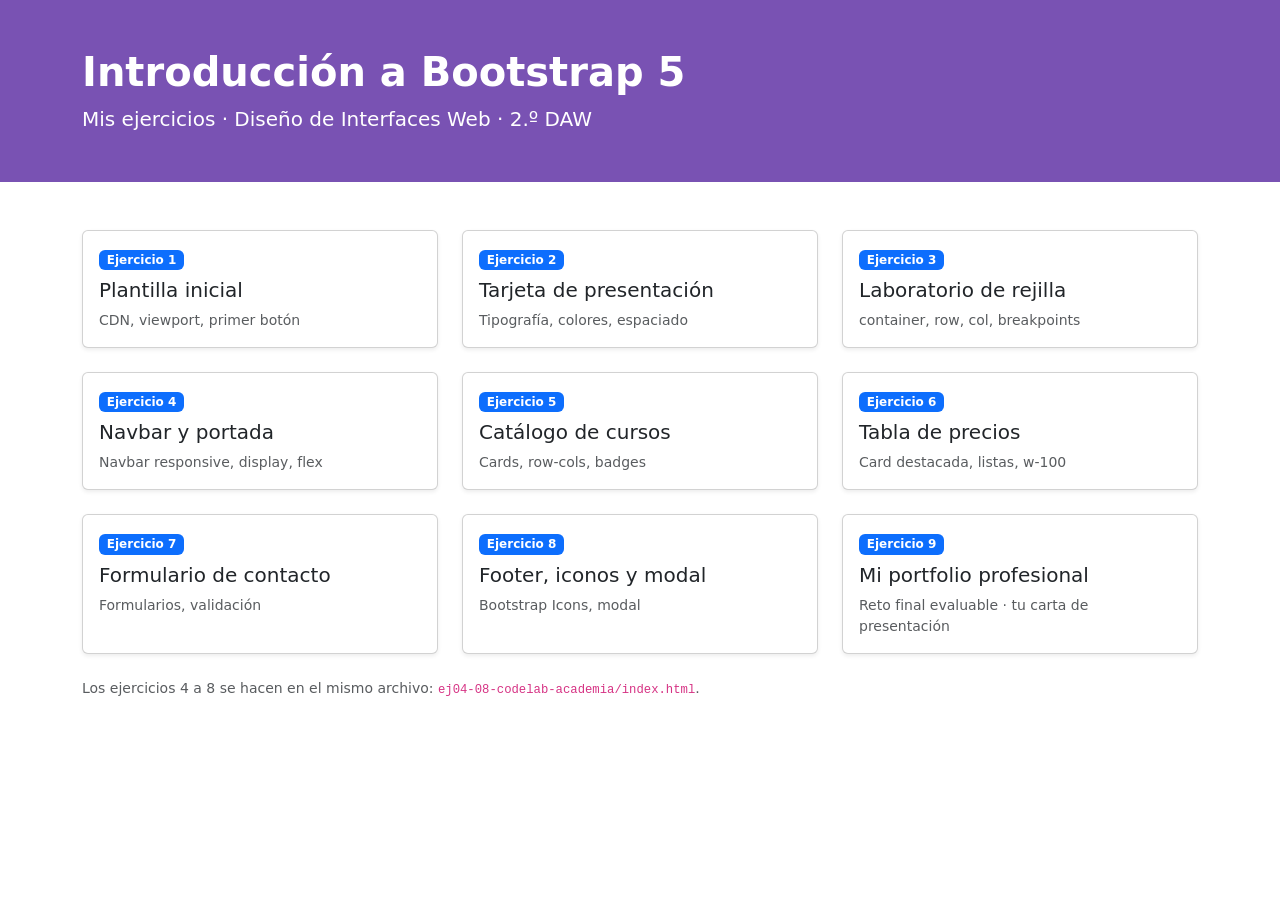
<file: bootstrap-intro/index.html>
<!doctype html>
<html lang="es">
<head>
  <meta charset="utf-8">
  <meta name="viewport" content="width=device-width, initial-scale=1">
  <title>Introducción a Bootstrap 5 · Mis ejercicios</title>
  <!-- CSS de Bootstrap 5.3.8 (CDN) -->
  <link rel="stylesheet"
        href="https://cdn.jsdelivr.net/npm/bootstrap@5.3.8/dist/css/bootstrap.min.css">
</head>
<body>
  <header class="py-5 text-white" style="background:#7952b3">
    <div class="container">
      <h1 class="display-6 fw-bold">Introducción a Bootstrap 5</h1>
      <p class="lead mb-0">Mis ejercicios · Diseño de Interfaces Web · 2.º DAW</p>
    </div>
  </header>
  <main class="container py-5">
    <div class="row row-cols-1 row-cols-sm-2 row-cols-lg-3 g-4">
      <div class="col">
        <a href="ej01-plantilla/index.html" class="card h-100 text-decoration-none shadow-sm">
          <div class="card-body">
            <span class="badge text-bg-primary mb-2">Ejercicio 1</span>
            <h2 class="h5 card-title">Plantilla inicial</h2>
            <p class="card-text text-body-secondary small mb-0">CDN, viewport, primer botón</p>
          </div>
        </a>
      </div>
      <div class="col">
        <a href="ej02-presentacion/index.html" class="card h-100 text-decoration-none shadow-sm">
          <div class="card-body">
            <span class="badge text-bg-primary mb-2">Ejercicio 2</span>
            <h2 class="h5 card-title">Tarjeta de presentación</h2>
            <p class="card-text text-body-secondary small mb-0">Tipografía, colores, espaciado</p>
          </div>
        </a>
      </div>
      <div class="col">
        <a href="ej03-grid/index.html" class="card h-100 text-decoration-none shadow-sm">
          <div class="card-body">
            <span class="badge text-bg-primary mb-2">Ejercicio 3</span>
            <h2 class="h5 card-title">Laboratorio de rejilla</h2>
            <p class="card-text text-body-secondary small mb-0">container, row, col, breakpoints</p>
          </div>
        </a>
      </div>
      <div class="col">
        <a href="ej04-08-codelab-academia/index.html" class="card h-100 text-decoration-none shadow-sm">
          <div class="card-body">
            <span class="badge text-bg-primary mb-2">Ejercicio 4</span>
            <h2 class="h5 card-title">Navbar y portada</h2>
            <p class="card-text text-body-secondary small mb-0">Navbar responsive, display, flex</p>
          </div>
        </a>
      </div>
      <div class="col">
        <a href="ej04-08-codelab-academia/index.html" class="card h-100 text-decoration-none shadow-sm">
          <div class="card-body">
            <span class="badge text-bg-primary mb-2">Ejercicio 5</span>
            <h2 class="h5 card-title">Catálogo de cursos</h2>
            <p class="card-text text-body-secondary small mb-0">Cards, row-cols, badges</p>
          </div>
        </a>
      </div>
      <div class="col">
        <a href="ej04-08-codelab-academia/index.html" class="card h-100 text-decoration-none shadow-sm">
          <div class="card-body">
            <span class="badge text-bg-primary mb-2">Ejercicio 6</span>
            <h2 class="h5 card-title">Tabla de precios</h2>
            <p class="card-text text-body-secondary small mb-0">Card destacada, listas, w-100</p>
          </div>
        </a>
      </div>
      <div class="col">
        <a href="ej04-08-codelab-academia/index.html" class="card h-100 text-decoration-none shadow-sm">
          <div class="card-body">
            <span class="badge text-bg-primary mb-2">Ejercicio 7</span>
            <h2 class="h5 card-title">Formulario de contacto</h2>
            <p class="card-text text-body-secondary small mb-0">Formularios, validación</p>
          </div>
        </a>
      </div>
      <div class="col">
        <a href="ej04-08-codelab-academia/index.html" class="card h-100 text-decoration-none shadow-sm">
          <div class="card-body">
            <span class="badge text-bg-primary mb-2">Ejercicio 8</span>
            <h2 class="h5 card-title">Footer, iconos y modal</h2>
            <p class="card-text text-body-secondary small mb-0">Bootstrap Icons, modal</p>
          </div>
        </a>
      </div>
      <div class="col">
        <a href="ej09-portfolio/index.html" class="card h-100 text-decoration-none shadow-sm">
          <div class="card-body">
            <span class="badge text-bg-primary mb-2">Ejercicio 9</span>
            <h2 class="h5 card-title">Mi portfolio profesional</h2>
            <p class="card-text text-body-secondary small mb-0">Reto final evaluable · tu carta de presentación</p>
          </div>
        </a>
      </div>
    </div>
    <p class="mt-4 text-body-secondary small">Los ejercicios 4 a 8 se hacen en el mismo archivo:
      <code>ej04-08-codelab-academia/index.html</code>.</p>
  </main>
</body>
</html>
</file>
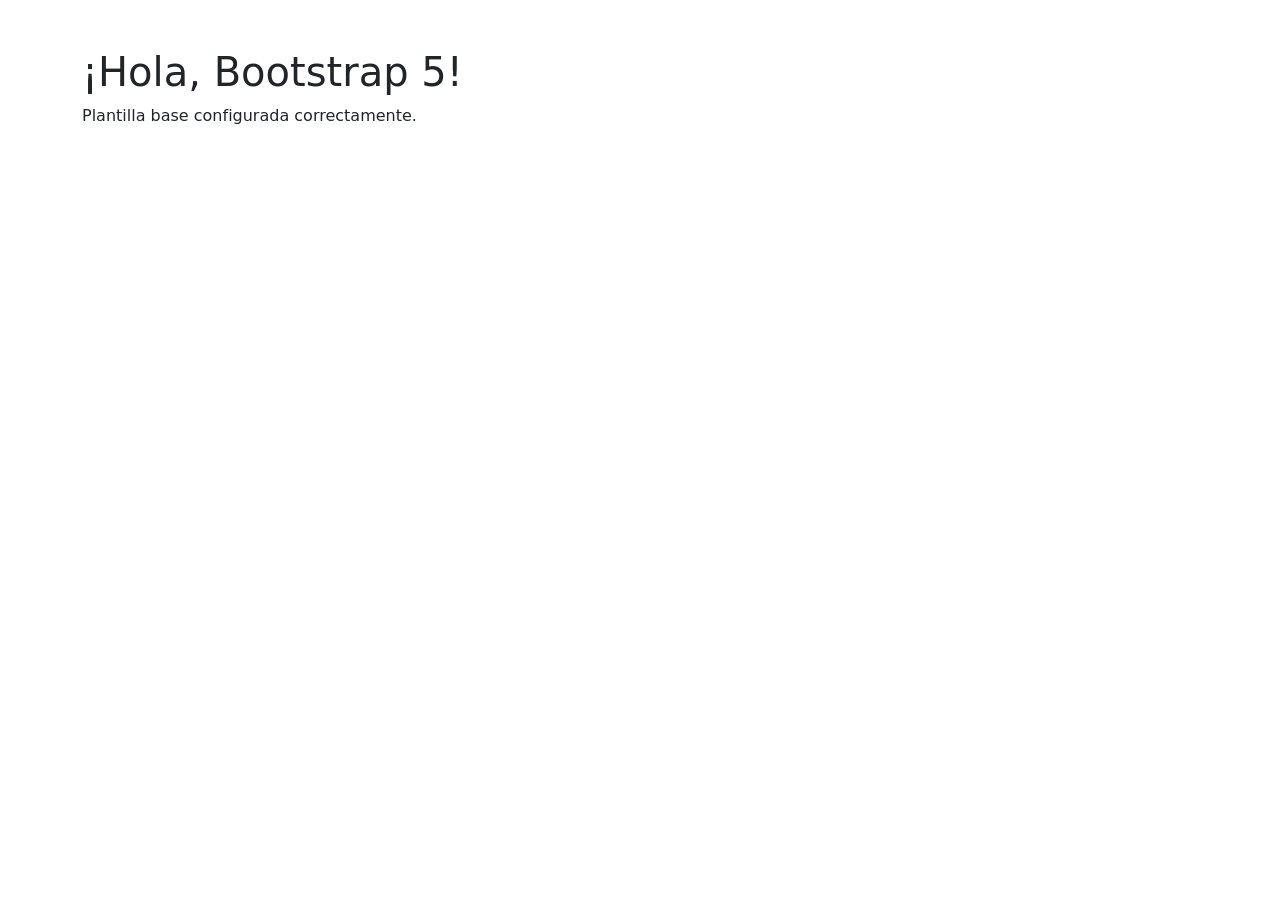
<file: bootstrap-intro/ej01-plantilla/index.html>
<!DOCTYPE html>
<html lang="es">
<head>
  <meta charset="UTF-8">
  <meta name="viewport" content="width=device-width, initial-scale=1.0">
  <title>Plantilla Bootstrap 5</title>
  <!-- PASO 1: Vincular el CSS de Bootstrap 5 via CDN -->
  <link href="https://cdn.jsdelivr.net/npm/bootstrap@5.3.3/dist/css/bootstrap.min.css" rel="stylesheet" integrity="sha384-QWTKZyjpPEjISv5WaRU9OFeRpok6YctnYmDr5pNlyT2bRjXh0JMhjY6hW+ALEwIH" crossorigin="anonymous">
</head>
<body>

  <div class="container mt-5">
    <h1>¡Hola, Bootstrap 5!</h1>
    <p>Plantilla base configurada correctamente.</p>
  </div>

  <!-- PASO 2: Vincular el JS Bundle de Bootstrap 5 con Popper via CDN -->
  <script src="https://cdn.jsdelivr.net/npm/bootstrap@5.3.3/dist/js/bootstrap.bundle.min.js" integrity="sha384-YvpcrYf0tY3lHB60NNkmXc5s9fDVZLESaAA55NDzOxhy9GkcIdslK1eN7N6jIeHz" crossorigin="anonymous"></script>
</body>
</html>
</file>
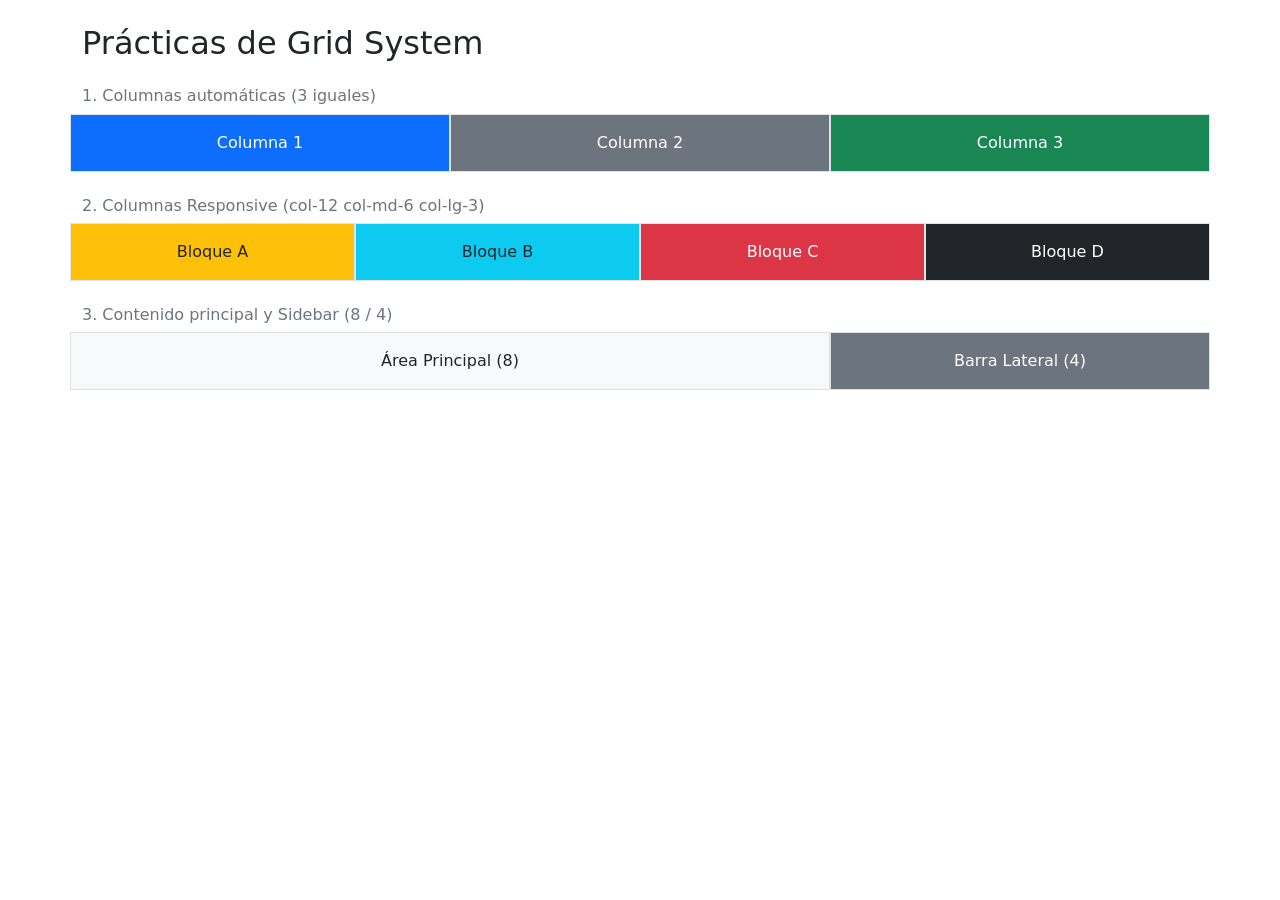
<file: bootstrap-intro/ej03-grid/index.html>
<!DOCTYPE html>
<html lang="es">
<head>
  <meta charset="UTF-8">
  <meta name="viewport" content="width=device-width, initial-scale=1.0">
  <title>Laboratorio Grid Bootstrap</title>
  <link href="https://cdn.jsdelivr.net/npm/bootstrap@5.3.3/dist/css/bootstrap.min.css" rel="stylesheet">
</head>
<body>

  <div class="container my-4">
    <h2 class="mb-4">Prácticas de Grid System</h2>

    <!-- PASO 1: 3 Columnas de igual ancho -->
    <h4 class="h6 text-secondary">1. Columnas automáticas (3 iguales)</h4>
    <div class="row text-center mb-4">
      <div class="col bg-primary text-white p-3 border">Columna 1</div>
      <div class="col bg-secondary text-white p-3 border">Columna 2</div>
      <div class="col bg-success text-white p-3 border">Columna 3</div>
    </div>

    <!-- PASO 2: Rejilla Responsive (1 col en móvil, 2 en tablet, 4 en PC) -->
    <h4 class="h6 text-secondary">2. Columnas Responsive (col-12 col-md-6 col-lg-3)</h4>
    <div class="row text-center mb-4">
      <div class="col-12 col-md-6 col-lg-3 bg-warning p-3 border">Bloque A</div>
      <div class="col-12 col-md-6 col-lg-3 bg-info p-3 border">Bloque B</div>
      <div class="col-12 col-md-6 col-lg-3 bg-danger text-white p-3 border">Bloque C</div>
      <div class="col-12 col-md-6 col-lg-3 bg-dark text-white p-3 border">Bloque D</div>
    </div>

    <!-- PASO 3: Columnas con ancho asimétrico (8 / 4) -->
    <h4 class="h6 text-secondary">3. Contenido principal y Sidebar (8 / 4)</h4>
    <div class="row text-center">
      <div class="col-md-8 bg-light p-3 border">Área Principal (8)</div>
      <div class="col-md-4 bg-secondary text-white p-3 border">Barra Lateral (4)</div>
    </div>
  </div>

  <script src="https://cdn.jsdelivr.net/npm/bootstrap@5.3.3/dist/js/bootstrap.bundle.min.js"></script>
</body>
</html>
</file>
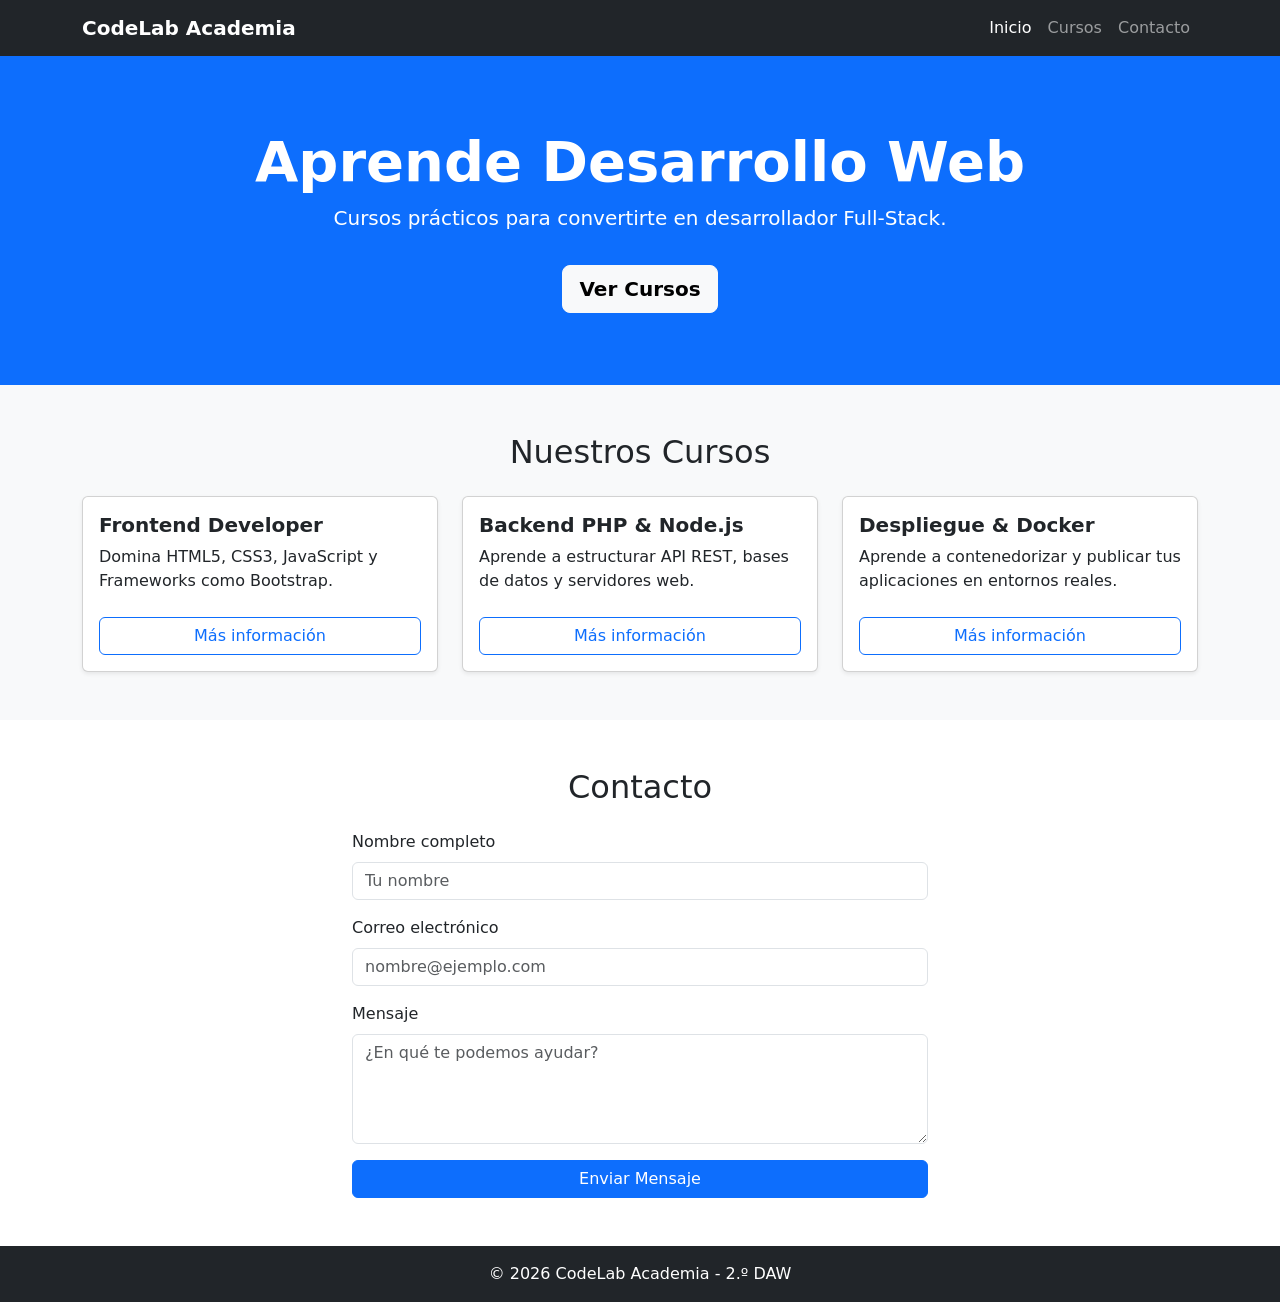
<file: bootstrap-intro/ej04-08-codelab-academia/index.html>
<!DOCTYPE html>
<html lang="es">
<head>
  <meta charset="UTF-8">
  <meta name="viewport" content="width=device-width, initial-scale=1.0">
  <title>CodeLab Academia</title>
  <link href="https://cdn.jsdelivr.net/npm/bootstrap@5.3.3/dist/css/bootstrap.min.css" rel="stylesheet">
</head>
<body>

  <!-- EJERCICIO 4: Barra de navegación (Navbar) -->
  <nav class="navbar navbar-expand-lg navbar-dark bg-dark sticky-top">
    <div class="container">
      <a class="navbar-brand fw-bold" href="#">CodeLab Academia</a>
      <button class="navbar-toggler" type="button" data-bs-toggle="collapse" data-bs-target="#navbarNav">
        <span class="navbar-toggler-icon"></span>
      </button>
      <div class="collapse navbar-collapse" id="navbarNav">
        <ul class="navbar-nav ms-auto">
          <li class="nav-item"><a class="nav-link active" href="#inicio">Inicio</a></li>
          <li class="nav-item"><a class="nav-link" href="#cursos">Cursos</a></li>
          <li class="nav-item"><a class="nav-link" href="#contacto">Contacto</a></li>
        </ul>
      </div>
    </div>
  </nav>

  <!-- EJERCICIO 5: Hero / Banner principal -->
  <section id="inicio" class="bg-primary text-white text-center py-5">
    <div class="container py-4">
      <h1 class="display-4 fw-bold">Aprende Desarrollo Web</h1>
      <p class="lead">Cursos prácticos para convertirte en desarrollador Full-Stack.</p>
      <a href="#cursos" class="btn btn-light btn-lg mt-3 fw-bold">Ver Cursos</a>
    </div>
  </section>

  <!-- EJERCICIO 6 & 7: Catálogo de Cursos en Cards Grid -->
  <section id="cursos" class="py-5 bg-light">
    <div class="container">
      <h2 class="text-center mb-4">Nuestros Cursos</h2>
      <div class="row g-4">
        
        <!-- Tarjeta 1 -->
        <div class="col-md-4">
          <div class="card h-100 shadow-sm">
            <div class="card-body">
              <h5 class="card-title fw-bold">Frontend Developer</h5>
              <p class="card-text">Domina HTML5, CSS3, JavaScript y Frameworks como Bootstrap.</p>
            </div>
            <div class="card-footer bg-transparent border-0 pb-3">
              <button class="btn btn-outline-primary w-100">Más información</button>
            </div>
          </div>
        </div>

        <!-- Tarjeta 2 -->
        <div class="col-md-4">
          <div class="card h-100 shadow-sm">
            <div class="card-body">
              <h5 class="card-title fw-bold">Backend PHP & Node.js</h5>
              <p class="card-text">Aprende a estructurar API REST, bases de datos y servidores web.</p>
            </div>
            <div class="card-footer bg-transparent border-0 pb-3">
              <button class="btn btn-outline-primary w-100">Más información</button>
            </div>
          </div>
        </div>

        <!-- Tarjeta 3 -->
        <div class="col-md-4">
          <div class="card h-100 shadow-sm">
            <div class="card-body">
              <h5 class="card-title fw-bold">Despliegue & Docker</h5>
              <p class="card-text">Aprende a contenedorizar y publicar tus aplicaciones en entornos reales.</p>
            </div>
            <div class="card-footer bg-transparent border-0 pb-3">
              <button class="btn btn-outline-primary w-100">Más información</button>
            </div>
          </div>
        </div>

      </div>
    </div>
  </section>

  <!-- EJERCICIO 8: Formulario de Contacto -->
  <section id="contacto" class="py-5">
    <div class="container" style="max-width: 600px;">
      <h2 class="text-center mb-4">Contacto</h2>
      <form>
        <div class="mb-3">
          <label for="nombre" class="form-label">Nombre completo</label>
          <input type="text" class="form-control" id="nombre" placeholder="Tu nombre" required>
        </div>
        <div class="mb-3">
          <label for="email" class="form-label">Correo electrónico</label>
          <input type="email" class="form-control" id="email" placeholder="nombre@ejemplo.com" required>
        </div>
        <div class="mb-3">
          <label for="mensaje" class="form-label">Mensaje</label>
          <textarea class="form-control" id="mensaje" rows="4" placeholder="¿En qué te podemos ayudar?"></textarea>
        </div>
        <button type="submit" class="btn btn-primary w-100">Enviar Mensaje</button>
      </form>
    </div>
  </section>

  <footer class="bg-dark text-white text-center py-3">
    <p class="mb-0">&copy; 2026 CodeLab Academia - 2.º DAW</p>
  </footer>

  <script src="https://cdn.jsdelivr.net/npm/bootstrap@5.3.3/dist/js/bootstrap.bundle.min.js"></script>
</body>
</html>
</file>
